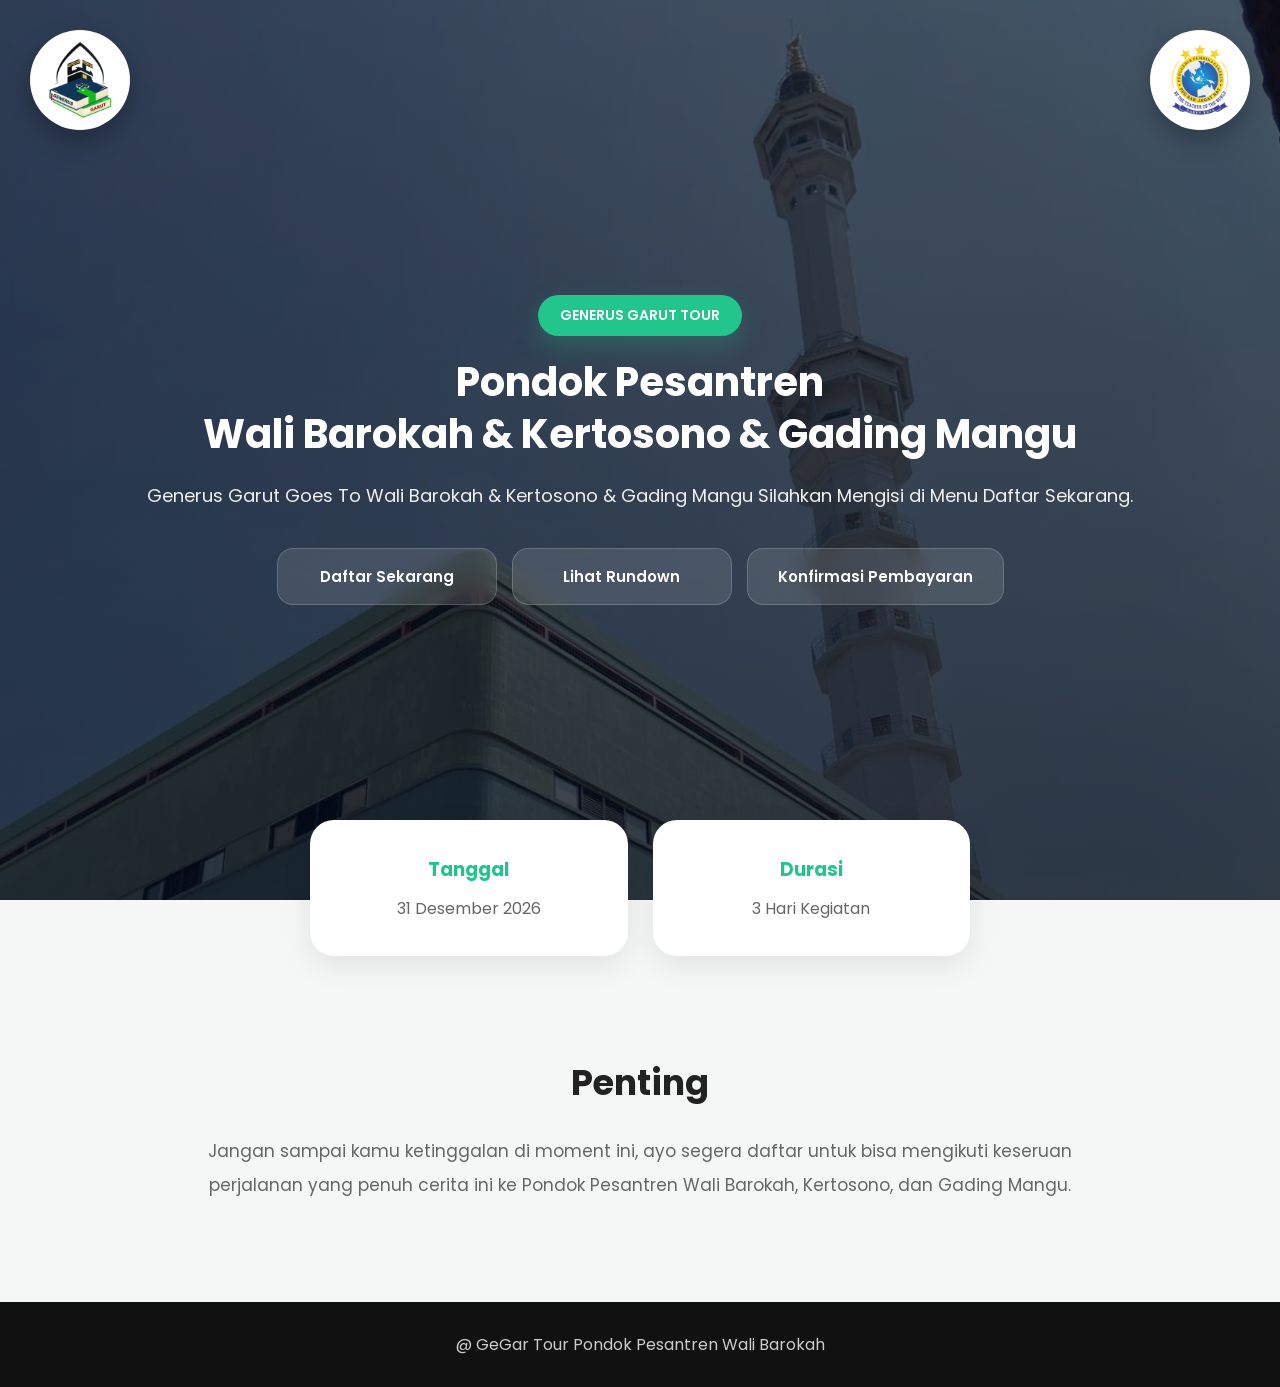
<file: home/index.html>
<!DOCTYPE html>
<html lang="id">

<head>

  <meta charset="UTF-8">
  <meta name="viewport" content="width=device-width, initial-scale=1.0">

  <title>Tour Pondok Pesantren</title>

  <link rel="stylesheet" href="style.css">

  <link rel="preconnect" href="https://fonts.googleapis.com">
  <link rel="preconnect" href="https://fonts.gstatic.com" crossorigin>

  <link href="https://fonts.googleapis.com/css2?family=Poppins:wght@300;400;500;600;700&display=swap"
    rel="stylesheet">

</head>

<body>

    <!-- HERO -->

  <section class="hero">

    <div class="overlay"></div>

    <div class="hero-logo left-logo">
      <img src="../assets/gegar bg.png" alt="Logo Kiri">
    </div>

    <div class="hero-logo right-logo">
      <img src="../assets/Logo PPG.png" alt="Logo Kanan">
    </div>

    <div class="hero-content">

      <span class="badge">
        GENERUS GARUT TOUR
      </span>

      <h1>
        Pondok Pesantren <br>
        Wali Barokah & Kertosono & Gading Mangu <br>
      </h1>

      <p>
        Generus Garut Goes To Wali Barokah & Kertosono & Gading Mangu
        Silahkan Mengisi di Menu Daftar Sekarang.
      </p>

      <div class="buttons">

        <a href="../pendaftaran/index.html" class="btn-primary">
          Daftar Sekarang
        </a>

        <a href="../roundwon/rd_acara.html" class="btn-secondary">
          Lihat Rundown
        </a>

        <a href="../pembayaran/index.html" class="btn-payment">
          Konfirmasi Pembayaran
        </a>

      </div>

    </div>

  </section>

  <!-- INFO -->

  <section class="info">

    <div class="card">

      <h3>Tanggal</h3>

      <p>31 Desember 2026</p>

    </div>

    <div class="card">

      <h3>Durasi</h3>

      <p>3 Hari Kegiatan</p>

    </div>
    
  </section>

  <!-- ABOUT -->

  <section class="about">

    <div class="about-content">

      <h2>
        Penting
      </h2>

      <p>
        Jangan sampai kamu ketinggalan di moment ini, ayo segera daftar untuk bisa
        mengikuti keseruan perjalanan  yang penuh cerita ini ke Pondok Pesantren
        Wali Barokah, Kertosono, dan Gading Mangu.
      </p>

    </div>

  </section>

  <!-- FOOTER -->

  <footer>

    <p>
      @ GeGar Tour Pondok Pesantren Wali Barokah
    </p>

  </footer>

  <script src="script.js"></script>

</body>

</html>
</file>
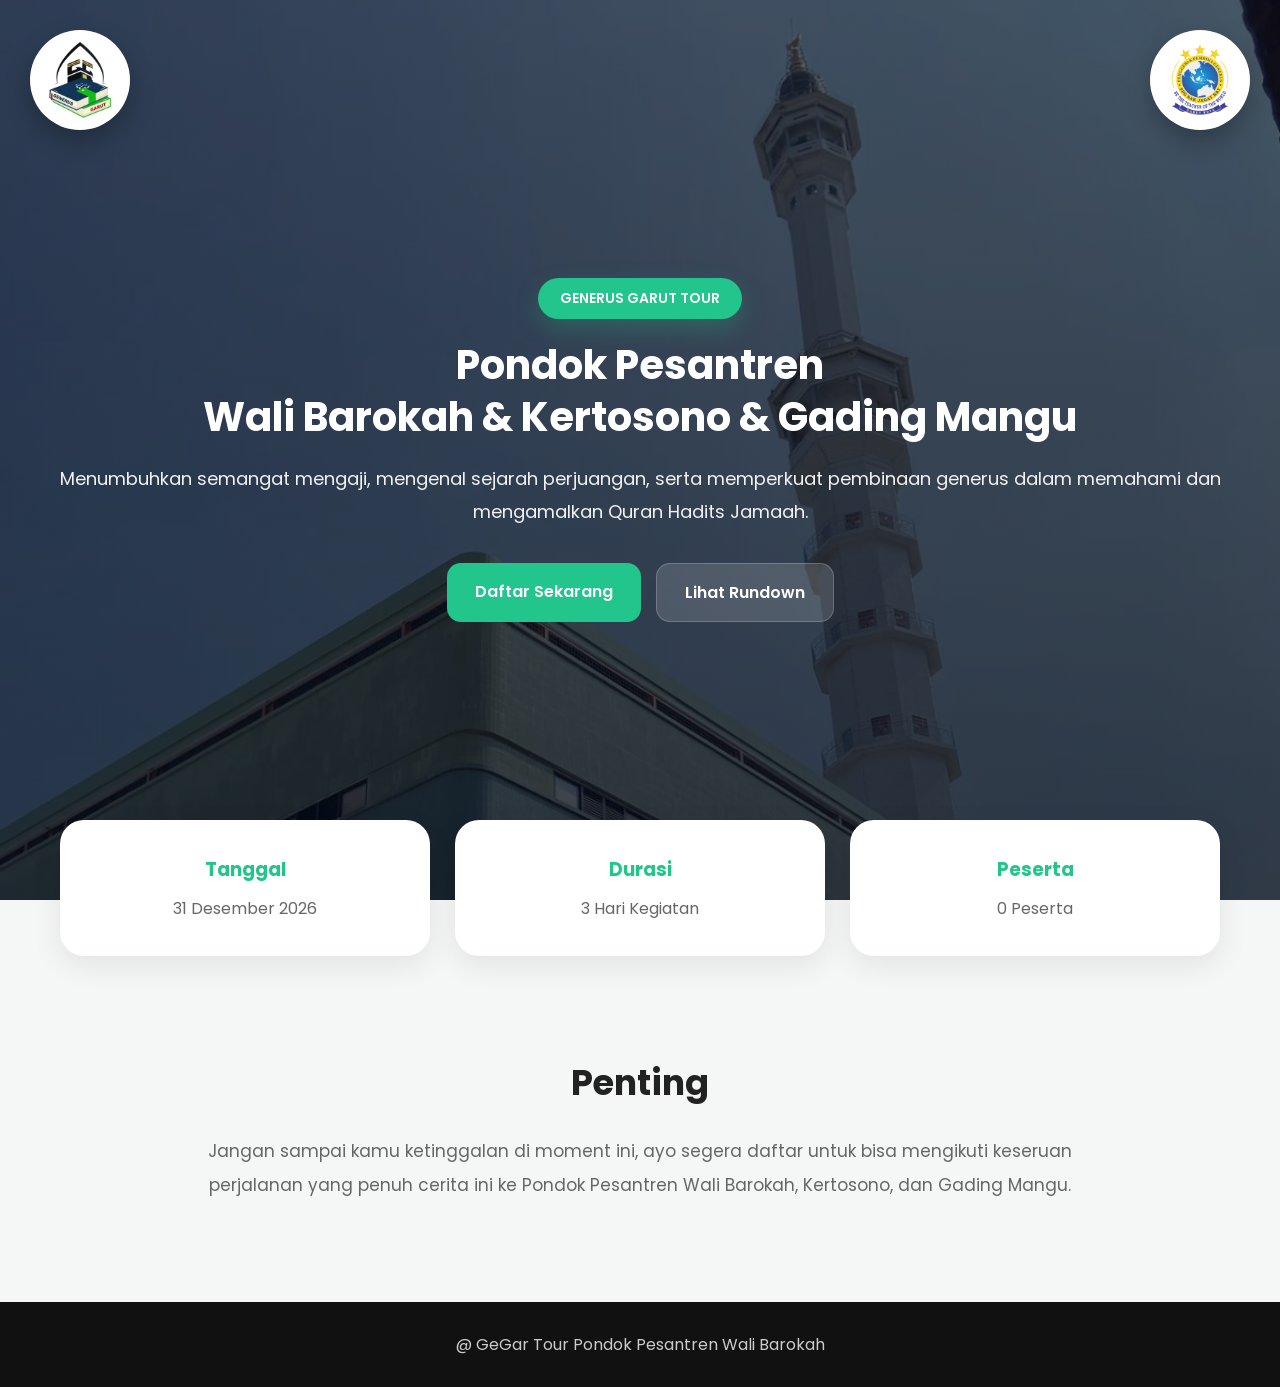
<file: index/index.html>
<!DOCTYPE html>
<html lang="id">

<head>

  <meta charset="UTF-8">
  <meta name="viewport" content="width=device-width, initial-scale=1.0">

  <title>Tour Pondok Pesantren</title>

  <link rel="stylesheet" href="style.css">

  <link rel="preconnect" href="https://fonts.googleapis.com">
  <link rel="preconnect" href="https://fonts.gstatic.com" crossorigin>

  <link href="https://fonts.googleapis.com/css2?family=Poppins:wght@300;400;500;600;700&display=swap"
    rel="stylesheet">

</head>

<body>

    <!-- HERO -->

  <section class="hero">

    <div class="overlay"></div>

    <div class="hero-logo left-logo">
      <img src="../assets/gegar bg.png" alt="Logo Kiri">
    </div>

    <div class="hero-logo right-logo">
      <img src="../assets/Logo PPG.png" alt="Logo Kanan">
    </div>

    <div class="hero-content">

      <span class="badge">
        GENERUS GARUT TOUR
      </span>

      <h1>
        Pondok Pesantren <br>
        Wali Barokah & Kertosono & Gading Mangu <br>
      </h1>

      <p>
        Menumbuhkan semangat mengaji, mengenal sejarah perjuangan,
        serta memperkuat pembinaan generus dalam memahami dan
        mengamalkan Quran Hadits Jamaah.
      </p>

      <div class="buttons">

        <a href="../pendaftaran/index.html" class="btn-primary">
          Daftar Sekarang
        </a>

        <a href="../roundwon/rd_acara.html" class="btn-secondary">
          Lihat Rundown
        </a>

      </div>

    </div>

  </section>

  <!-- INFO -->

  <section class="info">

    <div class="card">

      <h3>Tanggal</h3>

      <p>31 Desember 2026</p>

    </div>

    <div class="card">

      <h3>Durasi</h3>

      <p>3 Hari Kegiatan</p>

    </div>

      <div class="card">

         <h3>Peserta</h3>

       <p id="totalPeserta">0 Peserta</p>

    </div>

  </section>

  <!-- ABOUT -->

  <section class="about">

    <div class="about-content">

      <h2>
        Penting
      </h2>

      <p>
        Jangan sampai kamu ketinggalan di moment ini, ayo segera daftar untuk bisa
        mengikuti keseruan perjalanan  yang penuh cerita ini ke Pondok Pesantren
        Wali Barokah, Kertosono, dan Gading Mangu.
      </p>

    </div>

  </section>

  <!-- FOOTER -->

  <footer>

    <p>
      @ GeGar Tour Pondok Pesantren Wali Barokah
    </p>

  </footer>

  <script src="script.js"></script>

</body>

</html>
</file>
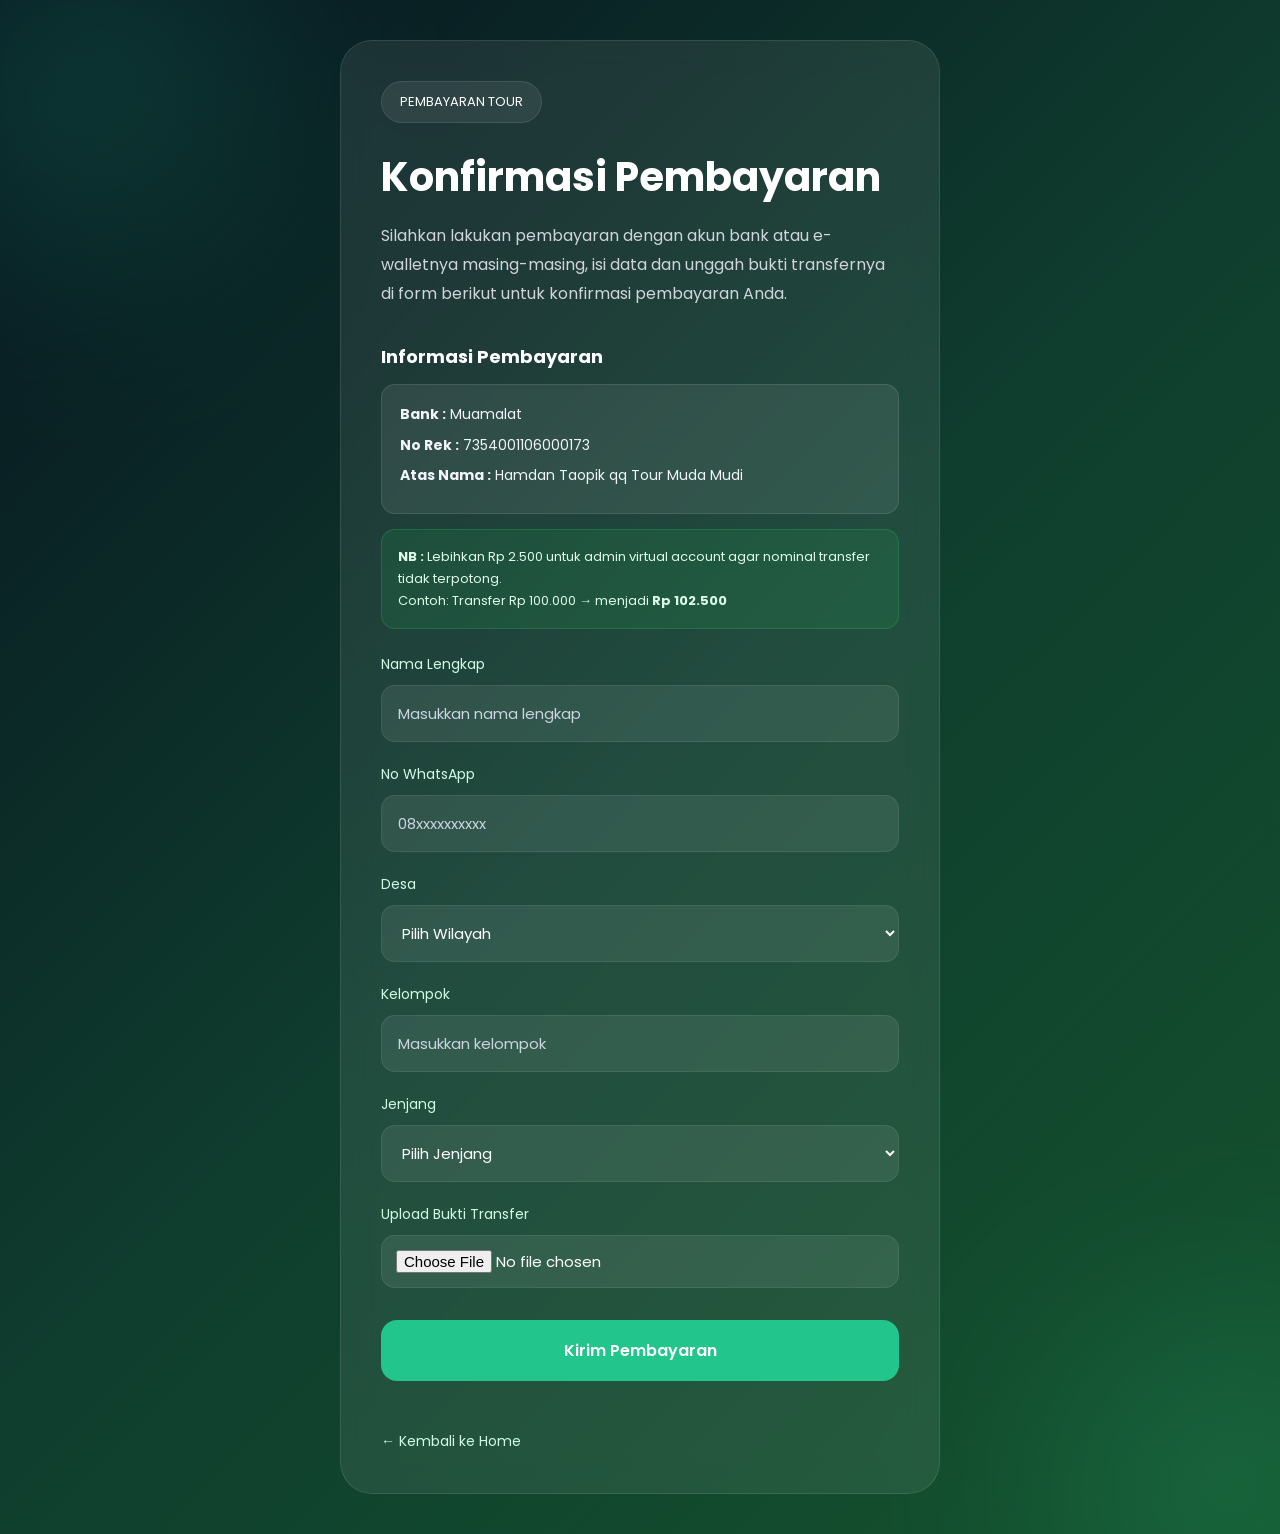
<file: pembayaran/index.html>
<!DOCTYPE html>
<html lang="id">

<head>

  <meta charset="UTF-8">
  <meta name="viewport" content="width=device-width, initial-scale=1.0">

  <title>Pembayaran Tour Pondok</title>

  <link rel="stylesheet" href="style.css">

  <link rel="preconnect" href="https://fonts.googleapis.com">
  <link rel="preconnect" href="https://fonts.gstatic.com" crossorigin>

  <link href="https://fonts.googleapis.com/css2?family=Poppins:wght@300;400;500;600;700;800&display=swap"
    rel="stylesheet">

</head>

<body>

  <section class="payment">

    <!-- BLUR -->

    <div class="blur blur1"></div>
    <div class="blur blur2"></div>

    <!-- CARD -->

    <div class="payment-card">

      <span class="badge">
        PEMBAYARAN TOUR
      </span>

      <h1>
        Konfirmasi Pembayaran
      </h1>

      <p class="desc">
        Silahkan lakukan pembayaran dengan akun bank atau 
        e-walletnya masing-masing, isi data dan unggah bukti transfernya di 
        form berikut untuk konfirmasi pembayaran Anda.
      </p>
      <!-- INFO PEMBAYARAN -->

<div class="payment-info">

  <h3>Informasi Pembayaran</h3>

  <div class="rekening-box">

    <p><strong>Bank :</strong> Muamalat</p>

    <p><strong>No Rek :</strong> 7354001106000173</p>

    <p><strong>Atas Nama :</strong> Hamdan Taopik qq Tour Muda Mudi</p>

  </div>

  <div class="note-box">

    <p>
      <strong>NB :</strong>
      Lebihkan Rp 2.500 untuk admin virtual account agar nominal transfer tidak terpotong.
    </p>

    <p>
      Contoh:
      Transfer Rp 100.000 → menjadi <strong>Rp 102.500</strong>
    </p>

  </div>

</div>

      <!-- FORM -->

      <form id="paymentForm">

        <!-- NAMA -->

        <div class="input-group">

          <label>Nama Lengkap</label>

          <input
            type="text"
            id="nama"
            placeholder="Masukkan nama lengkap"
            required
          >

        </div>

        <!-- WHATSAPP -->

        <div class="input-group">

          <label>No WhatsApp</label>

          <input
            type="text"
            id="wa"
            placeholder="08xxxxxxxxxx"
            required
          >

        </div>

        <!-- WILAYAH -->

        <div class="input-group">

          <label>Desa</label>

          <select id="desa" required>

            <option value="">
              Pilih Wilayah
            </option>

            <option value="Bayongbong">
              Bayongbong
            </option>

            <option value="Garut Barat">
              Garut Barat
            </option>

            <option value="Garut Timur">
              Garut Timur
            </option>

            <option value="Garut Utara">
              Garut Utara
            </option>

          </select>

        </div>

        <!-- KELOMPOK -->

        <div class="input-group">

          <label>Kelompok</label>

          <input
            type="text"
            id="kelompok"
            placeholder="Masukkan kelompok"
            required
          >

        </div>

        <!-- JENJANG -->

        <div class="input-group">

          <label>Jenjang</label>

          <select id="jenjang" required>

            <option value="">
              Pilih Jenjang
            </option>

            <option value="Pra Remaja">
              Pra Remaja
            </option>

            <option value="Remaja">
              Remaja
            </option>

            <option value="Pra-Nikah">
              Pra - Nikah
            </option>

          </select>

        </div>

        <!-- BUKTI -->

        <div class="input-group">

          <label>Upload Bukti Transfer</label>

          <input
            type="file"
            id="bukti"
            accept="image/*"
            required
          >

        </div>

        <!-- BUTTON -->

        <button type="submit">
          Kirim Pembayaran
        </button>

      </form>

      <p id="status"></p>

      <!-- BUTTON BACK -->

      <a href="../home/index.html" class="back-btn">
        ← Kembali ke Home
      </a>

    </div>

  </section>

  <script src="script.js"></script>

  <div id="successModal" class="success-modal">
  <div class="success-card">

    <div class="checkmark-circle">
      <svg viewBox="0 0 52 52">
        <circle class="checkmark-circle-bg" cx="26" cy="26" r="25"></circle>
        <path
          class="checkmark-check"
          fill="none"
          d="M14 27l7 7 17-17">
        </path>
      </svg>
    </div>

    <h2>Pembayaran Berhasil</h2>

    <p>
      Alhamdulillahi Jazakumullahu Khoiro 😊
      <br><br>
      Data pembayaran berhasil dikirim dan tersimpan.
      Anda akan diarahkan ke WhatsApp admin dalam beberapa detik...
    </p>

  </div>
</div>
</div>

</body>

</html>
</file>
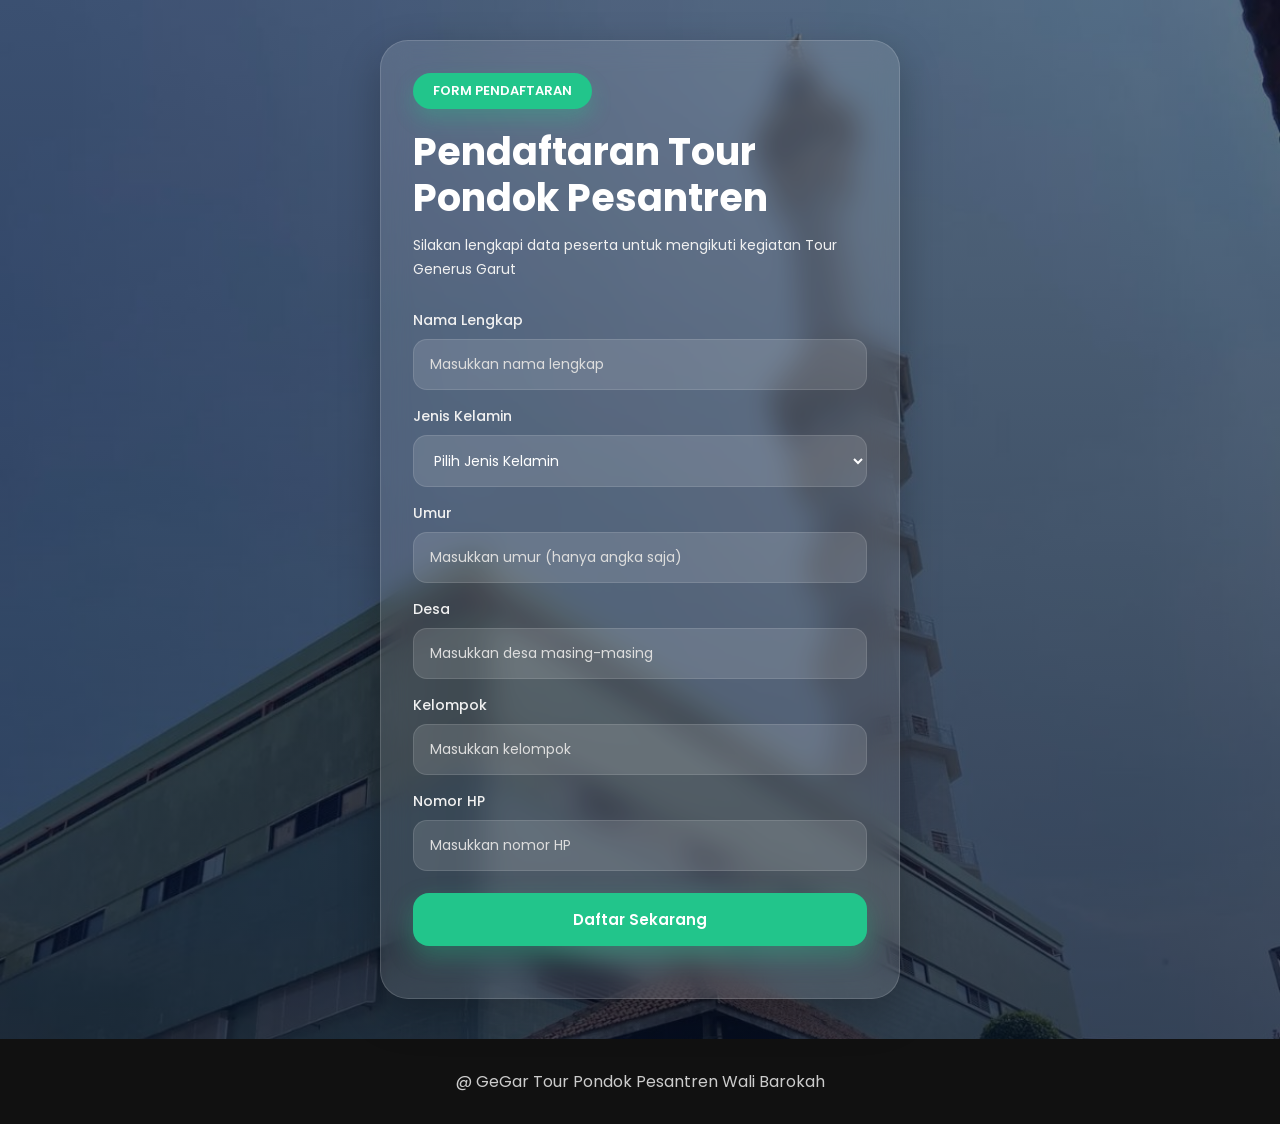
<file: pendaftaran/index.html>
<!DOCTYPE html>
<html lang="id">

<head>

  <meta charset="UTF-8">
  <meta name="viewport" content="width=device-width, initial-scale=1.0">

  <title>Pendaftaran Tour Pondok</title>

  <link rel="stylesheet" href="style.css">

  <link rel="preconnect" href="https://fonts.googleapis.com">
  <link rel="preconnect" href="https://fonts.gstatic.com" crossorigin>

  <link href="https://fonts.googleapis.com/css2?family=Poppins:wght@300;400;500;600;700&display=swap"
    rel="stylesheet">

</head>

<body>

  <!-- HERO -->

  <section class="hero">

    <div class="overlay"></div>

    <div class="container">

      <div class="form-card">

        <span class="badge">
          FORM PENDAFTARAN
        </span>

        <h1>
          Pendaftaran Tour <br>
          Pondok Pesantren
        </h1>

        <p class="subtitle">
          Silakan lengkapi data peserta untuk mengikuti kegiatan
          Tour Generus Garut
        </p>

        <form id="form">

          <div class="input-group">
            <label>Nama Lengkap</label>
            <input type="text" id="nama" placeholder="Masukkan nama lengkap" required>
          </div>

          <div class="input-group">
            <label>Jenis Kelamin</label>

            <select id="jenisKelamin" required>
              <option value="">Pilih Jenis Kelamin</option>
              <option>Laki-laki</option>
              <option>Perempuan</option>
            </select>
          </div>

          <div class="input-group">
            <label>Umur</label>
            <input type="number" id="umur" placeholder="Masukkan umur (hanya angka saja)" required>
          </div>

          <div class="input-group">
            <label>Desa</label>
            <input type="text" id="desa" placeholder="Masukkan desa masing-masing" required>
          </div>

          <div class="input-group">
            <label>Kelompok</label>
            <input type="text" id="kelompok" placeholder="Masukkan kelompok" required>
          </div>

          <div class="input-group">
            <label>Nomor HP</label>
            <input type="text" id="nohp" placeholder="Masukkan nomor HP" required>
          </div>

          <button type="submit">
            Daftar Sekarang
          </button>

        </form>

        <p id="status"></p>

      </div>

    </div>

  </section>

  <footer>

    <p>
      @ GeGar Tour Pondok Pesantren Wali Barokah
    </p>

  </footer>


  <script src="script.js"></script>

</body>

</html>
</file>
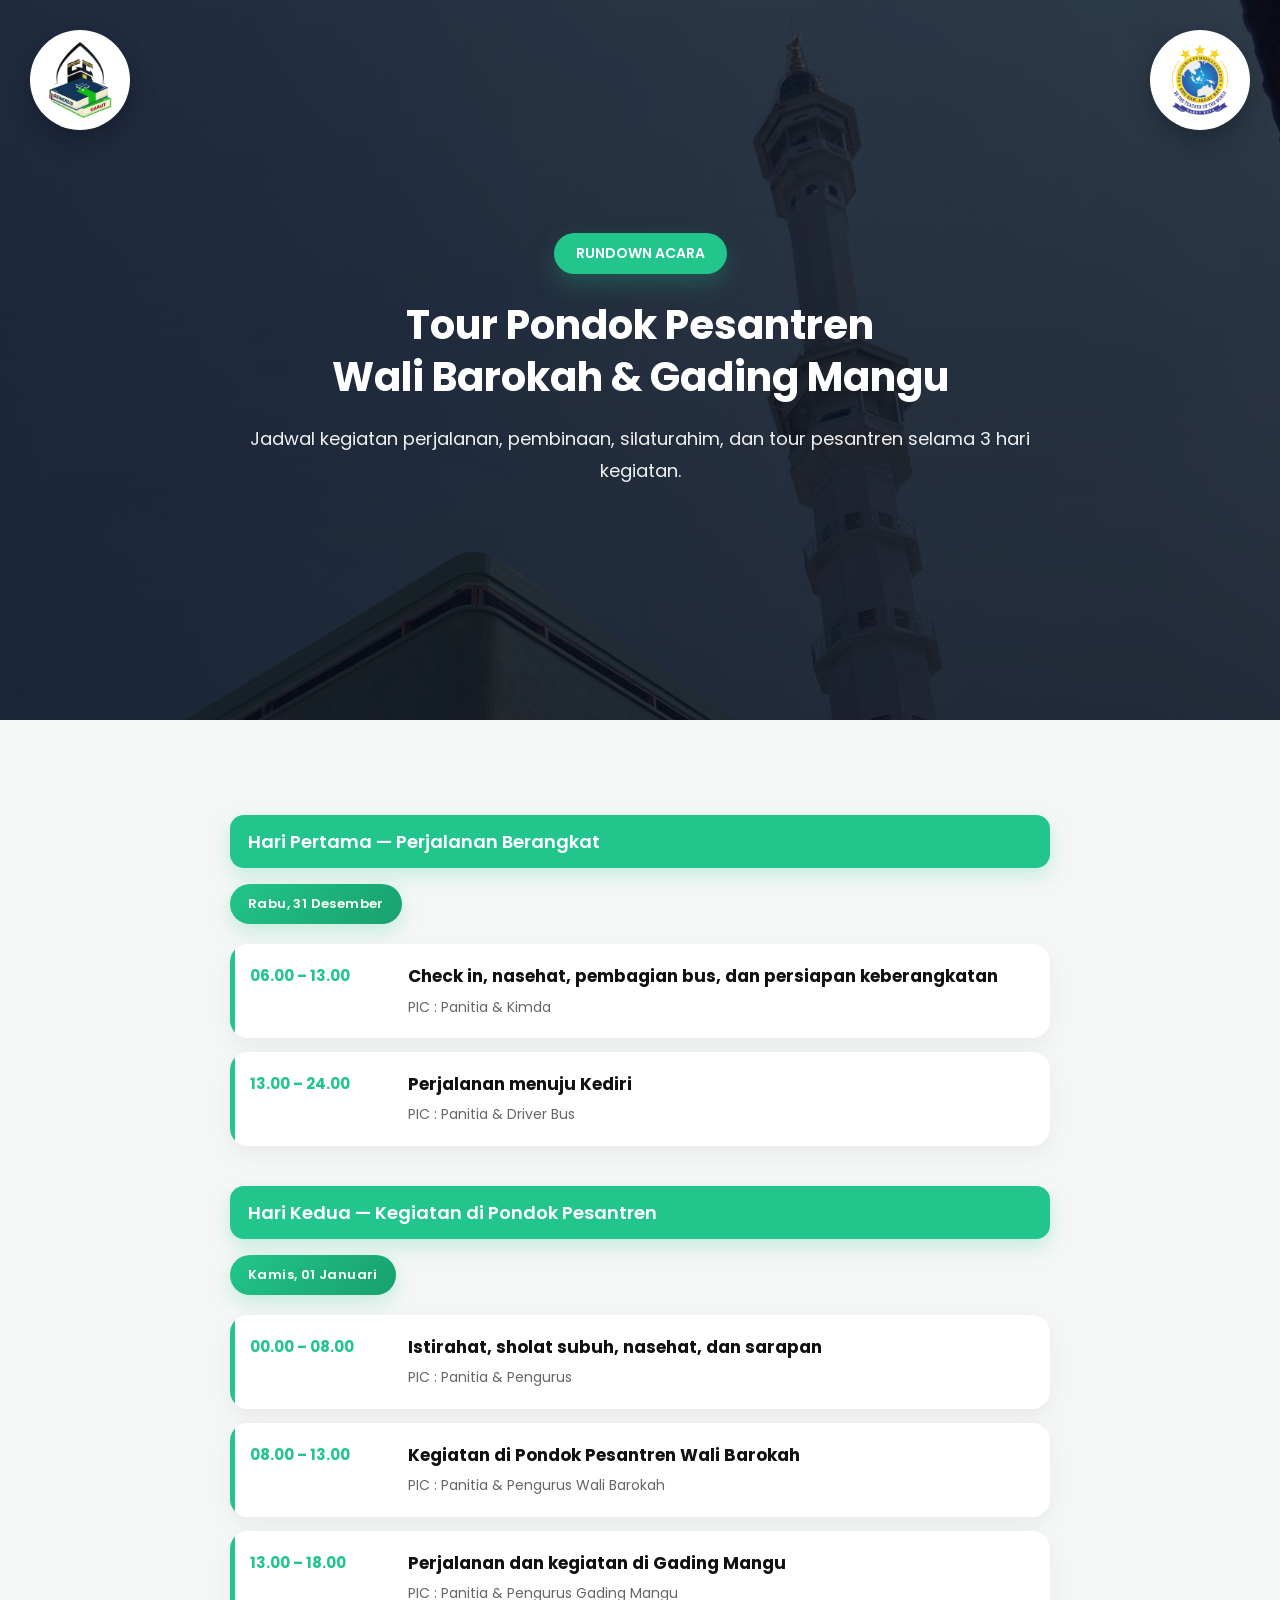
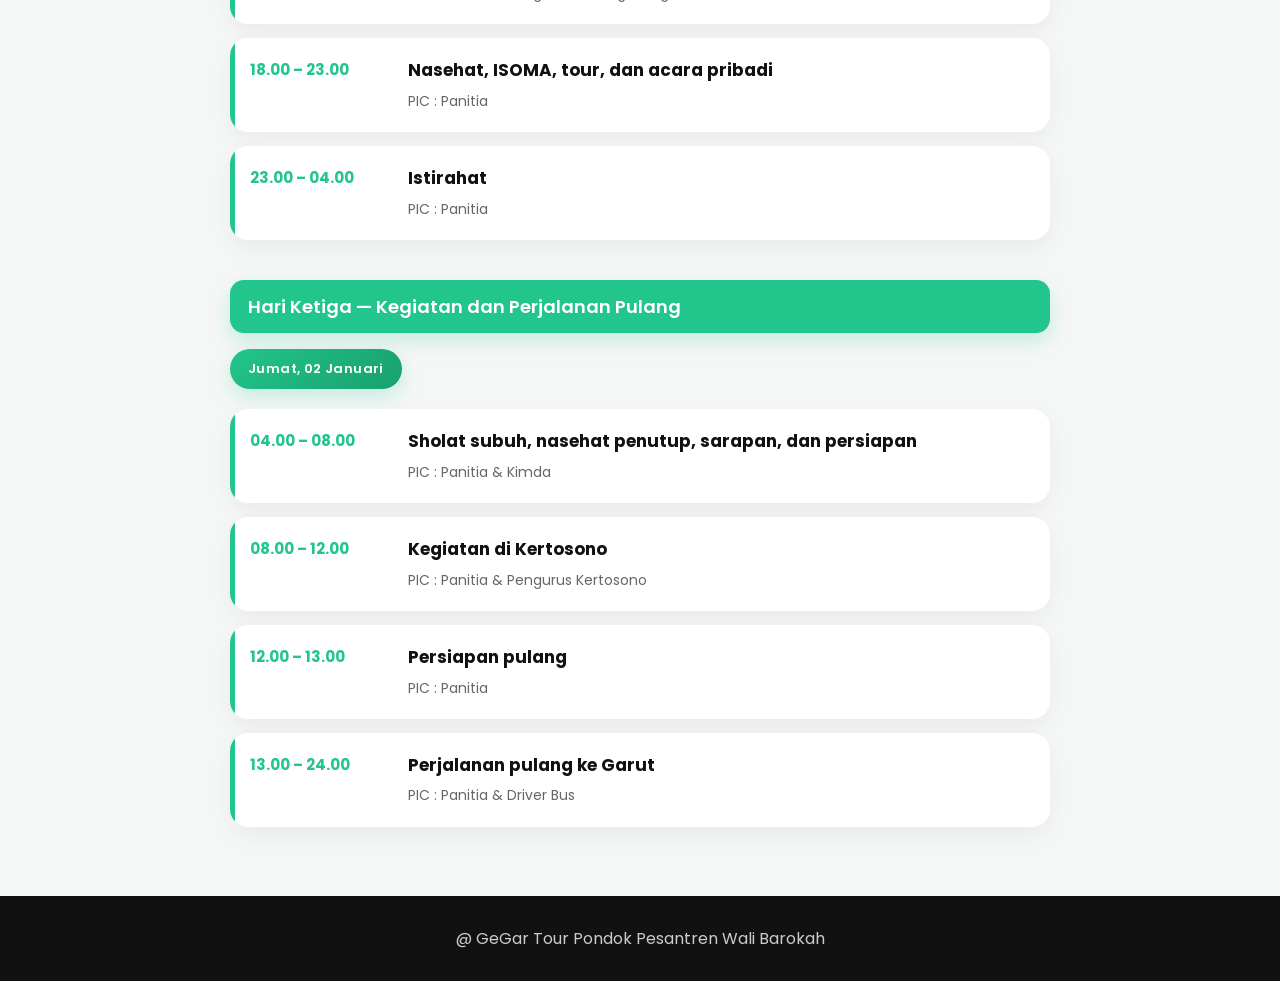
<file: roundwon/rd_acara.html>
<!DOCTYPE html>
<html lang="id">

<head>

  <meta charset="UTF-8">
  <meta name="viewport" content="width=device-width, initial-scale=1.0">

  <title>Rundown Acara</title>

  <link rel="stylesheet" href="style.css">

  <link rel="preconnect" href="https://fonts.googleapis.com">
  <link rel="preconnect" href="https://fonts.gstatic.com" crossorigin>

  <link href="https://fonts.googleapis.com/css2?family=Poppins:wght@300;400;500;600;700&display=swap"
    rel="stylesheet">

</head>

<body>

  <!-- HERO -->

  <section class="hero">

    <div class="overlay"></div>

     <div class="hero-logo left-logo">
      <img src="../assets/gegar bg.png" alt="Logo Kiri">
    </div>

    <div class="hero-logo right-logo">
      <img src="../assets/Logo PPG.png" alt="Logo Kanan">
    </div>

    <div class="hero-content">

      <span class="badge">
        RUNDOWN ACARA
      </span>

      <h1>
        Tour Pondok Pesantren <br>
        Wali Barokah & Gading Mangu
      </h1>

      <p>
        Jadwal kegiatan perjalanan, pembinaan, silaturahim,
        dan tour pesantren selama 3 hari kegiatan.
      </p>

    </div>

  </section>

  <!-- TIMELINE -->

<section class="timeline-section">

  <div class="timeline-container">

    <!-- HARI 1 -->

    <div class="day-title">
      Hari Pertama — Perjalanan Berangkat
    </div>

    <div class="timeline-date">
      Rabu, 31 Desember
    </div>

    <div class="timeline-card">

      <div class="time">
        06.00 – 13.00
      </div>

      <div class="activity">
        <h3>Check in, nasehat, pembagian bus, dan persiapan keberangkatan</h3>
        <p>PIC : Panitia & Kimda</p>
      </div>

    </div>

    <div class="timeline-card">

      <div class="time">
        13.00 – 24.00
      </div>

      <div class="activity">
        <h3>Perjalanan menuju Kediri</h3>
        <p>PIC : Panitia & Driver Bus</p>
      </div>

    </div>

    <!-- HARI 2 -->

    <div class="day-title">
      Hari Kedua — Kegiatan di Pondok Pesantren
    </div>

    <div class="timeline-date">
      Kamis, 01 Januari
    </div>

    <div class="timeline-card">

      <div class="time">
        00.00 – 08.00
      </div>

      <div class="activity">
        <h3>Istirahat, sholat subuh, nasehat, dan sarapan</h3>
        <p>PIC : Panitia & Pengurus</p>
      </div>

    </div>

    <div class="timeline-card">

      <div class="time">
        08.00 – 13.00
      </div>

      <div class="activity">
        <h3>Kegiatan di Pondok Pesantren Wali Barokah</h3>
        <p>PIC : Panitia & Pengurus Wali Barokah</p>
      </div>

    </div>

    <div class="timeline-card">

      <div class="time">
        13.00 – 18.00
      </div>

      <div class="activity">
        <h3>Perjalanan dan kegiatan di Gading Mangu</h3>
        <p>PIC : Panitia & Pengurus Gading Mangu</p>
      </div>

    </div>

    <div class="timeline-card">

      <div class="time">
        18.00 – 23.00
      </div>

      <div class="activity">
        <h3>Nasehat, ISOMA, tour, dan acara pribadi</h3>
        <p>PIC : Panitia</p>
      </div>

    </div>

    <div class="timeline-card">

      <div class="time">
        23.00 – 04.00
      </div>

      <div class="activity">
        <h3>Istirahat</h3>
        <p>PIC : Panitia</p>
      </div>

    </div>

    <!-- HARI 3 -->

    <div class="day-title">
      Hari Ketiga — Kegiatan dan Perjalanan Pulang
    </div>

    <div class="timeline-date">
      Jumat, 02 Januari
    </div>

    <div class="timeline-card">

      <div class="time">
        04.00 – 08.00
      </div>

      <div class="activity">
        <h3>Sholat subuh, nasehat penutup, sarapan, dan persiapan</h3>
        <p>PIC : Panitia & Kimda</p>
      </div>

    </div>

    <div class="timeline-card">

      <div class="time">
        08.00 – 12.00
      </div>

      <div class="activity">
        <h3>Kegiatan di Kertosono</h3>
        <p>PIC : Panitia & Pengurus Kertosono</p>
      </div>

    </div>

    <div class="timeline-card">

      <div class="time">
        12.00 – 13.00
      </div>

      <div class="activity">
        <h3>Persiapan pulang</h3>
        <p>PIC : Panitia</p>
      </div>

    </div>

    <div class="timeline-card">

      <div class="time">
        13.00 – 24.00
      </div>

      <div class="activity">
        <h3>Perjalanan pulang ke Garut</h3>
        <p>PIC : Panitia & Driver Bus</p>
      </div>

    </div>

  </div>

</section>
<!-- FOOTER -->

  <footer>

    <p>
      @ GeGar Tour Pondok Pesantren Wali Barokah
    </p>

  </footer>

</body>

</html>
</file>
<file: home/style.css>
*{
  margin:0;
  padding:0;
  box-sizing:border-box;
  font-family:'Poppins', sans-serif;
}

html,
body{
  background:#f5f7f6;
  color:#222;
  scroll-behavior:smooth;
}
/* HERO */

.hero{
  min-height:100vh;

  background:
  linear-gradient(
    rgba(7,16,35,0.45),
    rgba(7,16,35,0.65)
  ),
  url('../assets/walibarokah.jpg');

  background-size:cover;
  background-position:top;
  background-repeat:no-repeat;

  display:flex;
  justify-content:center;
  align-items:center;

  text-align:center;

  padding:20px;

  position:relative;
}

.overlay{
  position:absolute;

  width:100%;
  height:100%;

  background:rgba(0,0,0,0.35);
}

.hero-content{
  position:relative;
  z-index:2;

  max-width:1500px;

  color:white;
}

.badge{
  background:#22c58b;

  padding:10px 22px;

  border-radius:999px;

  display:inline-block;

  margin-bottom:20px;

  font-size:14px;
  font-weight:600;

  box-shadow:0 10px 25px rgba(34,197,139,0.25);
}

.hero-content h1{
  font-size:40px;

  line-height:1.3;

  margin-bottom:20px;

  padding-left:10px;
  padding-right:10px;
}

.hero-content p{
  font-size:18px;

  line-height:1.8;

  color:#f1f1f1;

  margin-bottom:35px;

  padding-left:10px;
  padding-right:10px;
}

/* BUTTON */

.buttons{
  display:flex;
  justify-content:center;

  gap:15px;

  flex-wrap:wrap;
}

.btn-primary,
.btn-secondary,
.btn-payment{

  padding:16px 30px;

  border-radius:16px;

  text-decoration:none;

  font-weight:600;

  font-size:15px;

  transition:0.3s ease;

  min-width:220px;

  display:flex;
  justify-content:center;
  align-items:center;

  backdrop-filter:blur(10px);
}

/* PRIMARY */

.btn-primary{
  background:rgba(255,255,255,0.12);
  color:white;
  border:1px solid rgba(255,255,255,0.18);
}
/* SECONDARY */
.btn-secondary{
  background:rgba(255,255,255,0.12);
  color:white;
  border:1px solid rgba(255,255,255,0.18);
}
/* PAYMENT */
.btn-payment{
  background:rgba(255,255,255,0.12);
  color:#ffffff;
  border:1px solid rgba(255,255,255,0.18);
}
/* HOVER */
.btn-primary:hover,
.btn-secondary:hover,
.btn-payment:hover{
  transform:translateY(-4px);
}
/* INFO */

.info{
  max-width:700px;

  margin:auto;
  margin-top:-80px;

  display:grid;

  grid-template-columns:repeat(2,1fr);

  gap:25px;

  padding:0 20px;

  position:relative;
  z-index:3;
}

.card{
  background:white;

  padding:35px;

  border-radius:24px;

  text-align:center;

  box-shadow:0 10px 30px rgba(0,0,0,0.08);
}

.card h3{
  color:#22c58b;

  margin-bottom:12px;
}

.card p{
  color:#666;
}

/* ABOUT */

.about{
  padding:100px 20px;
}

.about-content{
  max-width:900px;

  margin:auto;

  text-align:center;
}

.about-content h2{
  font-size:35px;

  margin-bottom:25px;
}

.about-content p{
  color:#666;

  line-height:2;

  font-size:17px;
}

/* FOOTER */

footer{
  background:#111;

  color:white;

  text-align:center;

  padding:30px 20px;
}

footer p{
  color:#ccc;
}

/* LOGO */

.hero-logo{
  position:absolute;

  top:30px;

  z-index:3;

  width:100px;
  height:100px;

  border-radius:50%;

  background:white;

  backdrop-filter:blur(10px);

  border:1px solid rgba(255,255,255,0.15);

  display:flex;
  justify-content:center;
  align-items:center;

  box-shadow:
  0 10px 25px rgba(0,0,0,0.25);
}

.hero-logo img{
  width:90px;
  height:90px;

  object-fit:contain;
}

/* LEFT */

.left-logo{
  left:30px;
}

/* RIGHT */

.right-logo{
  right:30px;
}

/* RESPONSIVE TABLET */

@media(max-width:768px){

  .hero{
    min-height:100vh;

    padding:20px 16px;
  }

  .hero-content{
    max-width:100%;
  }

  .badge{
    font-size:12px;

    padding:8px 18px;

    margin-bottom:18px;
  }

  .hero-content h1{
    font-size:30px;

    line-height:1.35;

    margin-bottom:18px;
  }

  .hero-content p{
    font-size:15px;

    line-height:1.7;

    margin-bottom:28px;
  }

  /* BUTTON */

  .buttons{
    gap:12px;
  }

  .btn-primary,
  .btn-secondary{
    padding:14px 22px;

    font-size:14px;

    border-radius:12px;
  }

  /* INFO */

  @media(max-width:768px){

  .info{
    grid-template-columns:repeat(2,1fr);

    max-width:500px;

    gap:15px;
  }

  .card{
    padding:25px 15px;
  }

  .card h3{
    font-size:16px;
  }

  .card p{
    font-size:14px;
  }

  /* ABOUT */

  .about{
    padding:70px 18px;
  }

  .about-content h2{
    font-size:28px;

    margin-bottom:18px;
  }

  .about-content p{
    font-size:15px;

    line-height:1.8;
  }

  /* FOOTER */

  footer{
    padding:24px 16px;
  }

  footer p{
    font-size:13px;
  }

  /* LOGO */

  .hero-logo{
    width:70px;
    height:70px;

    top:15px;
  }

  .hero-logo img{
    width:42px;
    height:42px;
  }

  .left-logo{
    left:12px;
  }

  .right-logo{
    right:12px;
  }

}

/* RESPONSIVE HP ANDROID */

@media(max-width:480px){

  .hero{
    min-height:95vh;

    padding:18px 14px;
  }

  .badge{
    font-size:11px;

    padding:7px 16px;
  }

  .hero-content h1{
    font-size:28px;

    line-height:1.4;

    margin-bottom:16px;
  }

  .hero-content p{
    font-size:14px;

    line-height:1.7;

    margin-bottom:24px;
  }

  /* BUTTON */

  .buttons{
    flex-direction:column;

    width:100%;
  }

  .btn-primary,
  .btn-secondary{
    width:100%;

    font-size:14px;

    padding:14px 18px;
  }

  /* INFO */

  .info{
    margin-top:-45px;

    padding:0 14px;
  }

  .card{
    padding:22px;

    border-radius:18px;
  }

  .card h3{
    font-size:18px;
  }

  .card p{
    font-size:13px;
  }

  /* ABOUT */

  .about{
    padding:55px 16px;
  }

  .about-content h2{
    font-size:24px;
  }

  .about-content p{
    font-size:14px;

    line-height:1.8;
  }

  /* LOGO */

  .hero-logo{
    width:58px;
    height:58px;

    top:12px;
  }

  .hero-logo img{
    width:34px;
    height:34px;
  }

  .left-logo{
    left:10px;
  }

  .right-logo{
    right:10px;
  }
}
</file>
<file: index/style.css>
*{
  margin:0;
  padding:0;
  box-sizing:border-box;
  font-family:'Poppins', sans-serif;
}

html,
body{
  background:#f5f7f6;
  color:#222;
  scroll-behavior:smooth;
}
/* HERO */

.hero{
  min-height:100vh;

  background:
  linear-gradient(
    rgba(7,16,35,0.45),
    rgba(7,16,35,0.65)
  ),
  url('../assets/walibarokah.jpg');

  background-size:cover;
  background-position:top;
  background-repeat:no-repeat;

  display:flex;
  justify-content:center;
  align-items:center;

  text-align:center;

  padding:20px;

  position:relative;
}

.overlay{
  position:absolute;

  width:100%;
  height:100%;

  background:rgba(0,0,0,0.35);
}

.hero-content{
  position:relative;
  z-index:2;

  max-width:1500px;

  color:white;
}

.badge{
  background:#22c58b;

  padding:10px 22px;

  border-radius:999px;

  display:inline-block;

  margin-bottom:20px;

  font-size:14px;
  font-weight:600;

  box-shadow:0 10px 25px rgba(34,197,139,0.25);
}

.hero-content h1{
  font-size:40px;

  line-height:1.3;

  margin-bottom:20px;

  padding-left:10px;
  padding-right:10px;
}

.hero-content p{
  font-size:18px;

  line-height:1.8;

  color:#f1f1f1;

  margin-bottom:35px;

  padding-left:10px;
  padding-right:10px;
}

/* BUTTON */

.buttons{
  display:flex;
  justify-content:center;

  gap:15px;

  flex-wrap:wrap;
}

.btn-primary,
.btn-secondary{
  padding:16px 28px;

  border-radius:14px;

  text-decoration:none;

  font-weight:600;

  transition:0.3s;
}

.btn-primary{
  background:#22c58b;
  color:white;
}

.btn-secondary{
  background:rgba(255,255,255,0.15);

  color:white;

  border:1px solid rgba(255,255,255,0.2);
}

.btn-primary:hover,
.btn-secondary:hover{
  transform:translateY(-3px);
}

/* INFO */

.info{
  max-width:1200px;

  margin:auto;

  margin-top:-80px;

  display:grid;

  grid-template-columns:repeat(auto-fit,minmax(250px,1fr));

  gap:25px;

  padding:0 20px;

  position:relative;

  z-index:3;
}

.card{
  background:white;

  padding:35px;

  border-radius:24px;

  text-align:center;

  box-shadow:0 10px 30px rgba(0,0,0,0.08);
}

.card h3{
  color:#22c58b;

  margin-bottom:12px;
}

.card p{
  color:#666;
}

/* ABOUT */

.about{
  padding:100px 20px;
}

.about-content{
  max-width:900px;

  margin:auto;

  text-align:center;
}

.about-content h2{
  font-size:35px;

  margin-bottom:25px;
}

.about-content p{
  color:#666;

  line-height:2;

  font-size:17px;
}

/* FOOTER */

footer{
  background:#111;

  color:white;

  text-align:center;

  padding:30px 20px;
}

footer p{
  color:#ccc;
}

/* LOGO */

.hero-logo{
  position:absolute;

  top:30px;

  z-index:3;

  width:100px;
  height:100px;

  border-radius:50%;

  background:white;

  backdrop-filter:blur(10px);

  border:1px solid rgba(255,255,255,0.15);

  display:flex;
  justify-content:center;
  align-items:center;

  box-shadow:
  0 10px 25px rgba(0,0,0,0.25);
}

.hero-logo img{
  width:90px;
  height:90px;

  object-fit:contain;
}

/* LEFT */

.left-logo{
  left:30px;
}

/* RIGHT */

.right-logo{
  right:30px;
}

/* RESPONSIVE TABLET */

@media(max-width:768px){

  .hero{
    min-height:100vh;

    padding:20px 16px;
  }

  .hero-content{
    max-width:100%;
  }

  .badge{
    font-size:12px;

    padding:8px 18px;

    margin-bottom:18px;
  }

  .hero-content h1{
    font-size:30px;

    line-height:1.35;

    margin-bottom:18px;
  }

  .hero-content p{
    font-size:15px;

    line-height:1.7;

    margin-bottom:28px;
  }

  /* BUTTON */

  .buttons{
    gap:12px;
  }

  .btn-primary,
  .btn-secondary{
    padding:14px 22px;

    font-size:14px;

    border-radius:12px;
  }

  /* INFO */

  .info{
    margin-top:-60px;

    grid-template-columns:1fr;

    gap:  px;

    padding:0 16px;
  }

  .card{
    padding:28px;

    border-radius:20px;
  }

  .card h3{
    font-size:20px;
  }

  .card p{
    font-size:14px;
  }

  /* ABOUT */

  .about{
    padding:70px 18px;
  }

  .about-content h2{
    font-size:28px;

    margin-bottom:18px;
  }

  .about-content p{
    font-size:15px;

    line-height:1.8;
  }

  /* FOOTER */

  footer{
    padding:24px 16px;
  }

  footer p{
    font-size:13px;
  }

  /* LOGO */

  .hero-logo{
    width:70px;
    height:70px;

    top:15px;
  }

  .hero-logo img{
    width:42px;
    height:42px;
  }

  .left-logo{
    left:12px;
  }

  .right-logo{
    right:12px;
  }

}

/* RESPONSIVE HP ANDROID */

@media(max-width:480px){

  .hero{
    min-height:95vh;

    padding:18px 14px;
  }

  .badge{
    font-size:11px;

    padding:7px 16px;
  }

  .hero-content h1{
    font-size:28px;

    line-height:1.4;

    margin-bottom:16px;
  }

  .hero-content p{
    font-size:14px;

    line-height:1.7;

    margin-bottom:24px;
  }

  /* BUTTON */

  .buttons{
    flex-direction:column;

    width:100%;
  }

  .btn-primary,
  .btn-secondary{
    width:100%;

    font-size:14px;

    padding:14px 18px;
  }

  /* INFO */

  .info{
    margin-top:-45px;

    padding:0 14px;
  }

  .card{
    padding:22px;

    border-radius:18px;
  }

  .card h3{
    font-size:18px;
  }

  .card p{
    font-size:13px;
  }

  /* ABOUT */

  .about{
    padding:55px 16px;
  }

  .about-content h2{
    font-size:24px;
  }

  .about-content p{
    font-size:14px;

    line-height:1.8;
  }

  /* LOGO */

  .hero-logo{
    width:58px;
    height:58px;

    top:12px;
  }

  .hero-logo img{
    width:34px;
    height:34px;
  }

  .left-logo{
    left:10px;
  }

  .right-logo{
    right:10px;
  }

}
</file>
<file: pembayaran/style.css>
*{
  margin:0;
  padding:0;
  box-sizing:border-box;
  font-family:'Poppins', sans-serif;
}

body{
  background:#0f172a;
  overflow-x:hidden;
}

/* PAYMENT */

.payment{
  min-height:100vh;

  background:
  linear-gradient(
    135deg,
    #07131f,
    #0f3d2e,
    #14532d
  );

  display:flex;
  justify-content:center;
  align-items:center;

  padding:40px 20\px;

  position:relative;

  overflow:hidden;
}

/* BLUR */

.blur{
  position:absolute;
  border-radius:50%;
  filter:blur(120px);
  opacity:0.22;
}

.blur1{
  width:350px;
  height:350px;

  background:#22c58b;

  top:-100px;
  left:-100px;
}

.blur2{
  width:300px;
  height:300px;

  background:#34d399;

  bottom:-100px;
  right:-100px;
}

/* CARD */

.payment-card{
  width:100%;
  max-width:600px;

  background:rgba(255,255,255,0.08);

  border:1px solid rgba(255,255,255,0.1);

  backdrop-filter:blur(15px);

  border-radius:32px;

  padding:40px;

  position:relative;
  z-index:2;

  color:white;
}
.payment-info{
  margin-bottom:25px;
  text-align:left;
}

.payment-info h3{
  color:white;
  margin-bottom:14px;
  font-size:18px;
}

.rekening-box{
  background:rgba(255,255,255,0.08);
  border:1px solid rgba(255,255,255,0.1);
  padding:18px;
  border-radius:14px;
  margin-bottom:15px;
}

.rekening-box p{
  color:#f1f5f9;
  margin-bottom:8px;
  font-size:14px;
  line-height:1.6;
}

.note-box{
  background:rgba(34,197,94,0.12);
  border:1px solid rgba(34,197,94,0.25);
  padding:16px;
  border-radius:14px;
}

.note-box p{
  color:#dcfce7;
  font-size:13px;
  line-height:1.7;
}

/* BADGE */

.badge{
  display:inline-block;

  padding:10px 18px;

  border-radius:999px;

  background:rgba(255,255,255,0.08);

  border:1px solid rgba(255,255,255,0.1);

  font-size:13px;

  margin-bottom:24px;
}

/* TITLE */

.payment-card h1{
  font-size:40px;
  margin-bottom:15px;
}

.desc{
  color:#d1d5db;
  line-height:1.8;
  margin-bottom:35px;
}

/* FORM */

form{
  display:flex;
  flex-direction:column;
  gap:22px;
}

.input-group{
  display:flex;
  flex-direction:column;
  gap:10px;
}

label{
  font-size:14px;
  color:#d1fae5;
}

input,
select{
  width:100%;

  padding:16px;

  border:none;

  border-radius:14px;

  background:rgba(255,255,255,0.08);

  border:1px solid rgba(255,255,255,0.08);

  color:white;

  font-size:15px;

  outline:none;

  cursor:pointer;
}

/* DROPDOWN OPTION */

select option{
  background:white;
  color:#111;
}

input::placeholder{
  color:#cbd5e1;
}

input[type="file"]{
  padding:14px;
}
/* BUTTON */

button{
  margin-top:10px;

  padding:18px;

  border:none;

  border-radius:16px;

  background:#22c58b;

  color:white;

  font-size:16px;
  font-weight:600;

  cursor:pointer;

  transition:0.3s;
}

button:hover{
  transform:translateY(-3px);
}

/* STATUS */

#status{
  margin-top:20px;

  text-align:center;

  color:#d1fae5;

  font-size:14px;
}

/* BACK */

.back-btn{
  display:inline-block;

  margin-top:30px;

  color:#d1fae5;

  text-decoration:none;

  font-size:14px;
}

/* RESPONSIVE */

@media(max-width:768px){

  .payment-card{
    padding:30px 24px;
  }

  .payment-card h1{
    font-size:30px;
  }

}

@media(max-width:480px){

  .payment-card{
    border-radius:24px;
  }

  .payment-card h1{
    font-size:26px;
  }

}
/* =========================
   SUCCESS MODAL
========================= */

.success-modal{
  position:fixed;
  inset:0;

  background:rgba(0,0,0,.6);

  display:flex;
  justify-content:center;
  align-items:center;

  padding:20px;

  opacity:0;
  visibility:hidden;

  transition:.3s ease;

  z-index:9999;
}

.success-modal.show{
  opacity:1;
  visibility:visible;
}

.success-card{
  width:100%;
  max-width:400px;

  background:#ffffff;

  border-radius:24px;

  padding:32px 24px;

  text-align:center;

  transform:translateY(30px) scale(.95);

  transition:.35s ease;
}

.success-modal.show .success-card{
  transform:translateY(0) scale(1);
}

.success-card h2{
  color:#16a34a;
  margin-top:16px;
  margin-bottom:10px;

  font-size:24px;
  font-weight:700;
}

.success-card p{
  color:#64748b;
  font-size:14px;
  line-height:1.7;
}

/* =========================
   CHECKMARK
========================= */

.checkmark-circle{
  width:90px;
  height:90px;
  margin:auto;
}

.checkmark-circle svg{
  width:100%;
  height:100%;
}

.checkmark-circle-bg{
  fill:none;
  stroke:#22c55e;
  stroke-width:2;

  stroke-dasharray:166;
  stroke-dashoffset:166;

  animation:circle .6s ease forwards;
}

.checkmark-check{
  stroke:#22c55e;
  stroke-width:4;
  stroke-linecap:round;
  stroke-linejoin:round;

  stroke-dasharray:48;
  stroke-dashoffset:48;

  animation:check .4s .6s ease forwards;
}

@keyframes circle{
  to{
    stroke-dashoffset:0;
  }
}

@keyframes check{
  to{
    stroke-dashoffset:0;
  }
}

/* =========================
   TABLET
========================= */

@media (max-width:768px){

  .success-card{
    max-width:360px;
    padding:28px 22px;
  }

  .checkmark-circle{
    width:80px;
    height:80px;
  }

  .success-card h2{
    font-size:22px;
  }

}

/* =========================
   ANDROID / MOBILE
========================= */

@media (max-width:480px){

  .success-modal{
    padding:16px;
  }

  .success-card{
    width:100%;
    border-radius:20px;

    padding:24px 18px;
  }

  .checkmark-circle{
    width:72px;
    height:72px;
  }

  .success-card h2{
    font-size:20px;
    margin-top:12px;
  }

  .success-card p{
    font-size:13px;
    line-height:1.6;
  }

}

/* =========================
   HP KECIL (320px)
========================= */

@media (max-width:360px){

  .success-card{
    padding:20px 16px;
  }

  .checkmark-circle{
    width:64px;
    height:64px;
  }

  .success-card h2{
    font-size:18px;
  }

  .success-card p{
    font-size:12px;
  }

}
.wa-button{
  display:inline-block;
  margin-top:20px;
  padding:14px 24px;

  background:#22c55e;
  color:white;

  text-decoration:none;
  border-radius:12px;

  font-weight:600;

  transition:.3s;
}

.wa-button:hover{
  transform:translateY(-2px);
}
</file>
<file: pendaftaran/style.css>
*{
  margin:0;
  padding:0;
  box-sizing:border-box;
  font-family:'Poppins', sans-serif;
}

body{
  background:#f5f7f6;
  overflow-x:hidden;
}

/* HERO */

.hero{
  min-height:100vh;

  background:
  linear-gradient(
    rgba(7,16,35,0.55),
    rgba(7,16,35,0.75)
  ),
  url('../assets/walibarokah.jpg');

  background-size:cover;
  background-position:top%;
  background-repeat:no-repeat;

  display:flex;
  justify-content:center;
  align-items:center;

  padding:40px 20px;

  position:relative;
}

/* CONTAINER */

.container{
  width:100%;
  max-width:520px;

  position:relative;
  z-index:2;
}

/* FORM CARD */

.form-card{
  background:rgba(255,255,255,0.12);

  border:1px solid rgba(255,255,255,0.15);

  backdrop-filter:blur(14px);

  border-radius:28px;

  padding:32px;

  color:white;

  box-shadow:0 15px 40px rgba(0,0,0,0.25);

  animation:fadeUp 1s ease;
}

/* BADGE */

.badge{
  background:#22c58b;

  padding:8px 20px;

  border-radius:999px;

  display:inline-block;

  margin-bottom:20px;

  font-size:13px;
  font-weight:600;

  box-shadow:0 10px 20px rgba(34,197,139,0.3);
}

/* TITLE */

.form-card h1{
  font-size:38px;
  line-height:1.2;

  margin-bottom:14px;

  font-weight:700;
}

/* SUBTITLE */

.subtitle{
  color:#f1f1f1;

  line-height:1.7;

  margin-bottom:28px;

  font-size:14px;
}

/* FORM */

form{
  display:flex;
  flex-direction:column;
  gap:16px;
}

/* INPUT GROUP */

.input-group{
  display:flex;
  flex-direction:column;
}

.input-group label{
  margin-bottom:8px;

  font-size:14px;
  font-weight:500;

  color:#f1f1f1;
}

/* INPUT */

.input-group input,
.input-group select{
  width:100%;

  padding:14px 16px;

  border:none;

  border-radius:14px;

  background:rgba(255,255,255,0.12);

  color:white;

  font-size:14px;

  outline:none;

  border:1px solid rgba(255,255,255,0.12);

  transition:0.3s;
}

/* PLACEHOLDER */

.input-group input::placeholder{
  color:#dddddd;
}

/* SELECT OPTION */

.input-group select option{
  color:black;
}

/* FOCUS */

.input-group input:focus,
.input-group select:focus{
  border:1px solid #22c58b;

  background:rgba(255,255,255,0.18);
}

/* BUTTON */

button{
  margin-top:6px;

  padding:15px;

  border:none;

  border-radius:16px;

  background:#22c58b;

  color:white;

  font-size:15px;
  font-weight:600;

  cursor:pointer;

  transition:0.3s;

  box-shadow:0 10px 25px rgba(34,197,139,0.35);
}

button:hover{
  transform:translateY(-4px);

  box-shadow:0 15px 30px rgba(34,197,139,0.45);
}

/* STATUS */

#status{
  margin-top:20px;

  text-align:center;

  color:#ffffff;

  font-size:14px;
}

/* ANIMATION */

@keyframes fadeUp{

  from{
    opacity:0;
    transform:translateY(40px);
  }

  to{
    opacity:1;
    transform:translateY(0);
  }

}

/* RESPONSIVE */

@media(max-width:768px){

  .container{
    max-width:100%;
  }

  .form-card{
    padding:25px 20px;
  }

  .form-card h1{
    font-size:30px;
  }

  .subtitle{
    font-size:14px;
  }

}
/* FOOTER */

footer{
  background:#111;
  color:white;
  text-align:center;
  padding:30px 20px;
}

footer p{
  color:#ccc;
}
</file>
<file: roundwon/style.css>
*{
  margin:0;
  padding:0;
  box-sizing:border-box;
  font-family:'Poppins', sans-serif;
}

html,
body{
  background:#f5f7f6;
  color:#222;
  scroll-behavior:smooth;
}

/* HERO */

.hero{
  min-height:80vh;

  background:
  linear-gradient(
    rgba(7,16,35,0.65),
    rgba(7,16,35,0.75)
  ),
  url('../assets/walibarokah.jpg');

  background-size:cover;
  background-position:top;
  background-repeat:no-repeat;

  display:flex;
  justify-content:center;
  align-items:center;

  text-align:center;

  padding:20px;

  position:relative;
}

.overlay{
  position:absolute;
  inset:0;

  background:rgba(0,0,0,0.35);
}

.hero-content{
  position:relative;
  z-index:2;

  color:white;

  max-width:850px;
}

.badge{
  background:#22c58b;

  padding:10px 22px;

  border-radius:999px;

  display:inline-block;

  margin-bottom:25px;

  font-size:14px;
  font-weight:600;

  box-shadow:0 10px 25px rgba(34,197,139,0.25);
}

.hero-content h1{
  font-size:40px;

  line-height:1.3;

  margin-bottom:20px;

  padding-left:20px;
  padding-right:20px;
}

.hero-content p{
  line-height:1.8;

  font-size:18px;

  color:#f1f1f1;

  padding-left:15px;
  padding-right:15px;
}

/* TIMELINE */

.timeline-section{
  padding:55px 16px;
}

.timeline-container{
  max-width:820px;

  margin:auto;
}

/* DAY TITLE */

.day-title{
  background:#22c58b;

  color:white;

  padding:13px 18px;

  border-radius:14px;

  font-size:18px;
  font-weight:600;

  margin-top:40px;
  margin-bottom:16px;

  box-shadow:0 8px 20px rgba(34,197,139,0.22);
}

/* DATE */

.timeline-date{
  display:inline-flex;
  align-items:center;
  gap:8px;

  background:linear-gradient(
    135deg,
    #22c58b,
    #18a06d
  );

  color:white;

  padding:10px 18px;

  border-radius:999px;

  font-size:13px;
  font-weight:600;

  margin-bottom:20px;

  box-shadow:
  0 8px 20px rgba(34,197,139,0.22);

  letter-spacing:0.4px;

  position:relative;

  overflow:hidden;
}

/* TIMELINE CARD */

.timeline-card{
  background:white;

  border-radius:18px;

  padding:20px;

  margin-bottom:14px;

  display:flex;
  gap:18px;

  box-shadow:0 8px 22px rgba(0,0,0,0.05);

  transition:0.3s;

  position:relative;

  overflow:hidden;
}

.timeline-card:hover{
  transform:translateY(-3px);

  box-shadow:0 12px 28px rgba(0,0,0,0.08);
}

/* GARIS HIJAU */

.timeline-card::before{
  content:"";

  position:absolute;

  left:0;
  top:0;

  width:5px;
  height:100%;

  background:#22c58b;
}

/* TIME */

.time{
  min-width:140px;

  color:#22c58b;

  font-size:15px;
  font-weight:700;
}

/* ACTIVITY */

.activity h3{
  margin-bottom:6px;

  font-size:17px;

  color:#111;

  line-height:1.5;
}

.activity p{
  color:#666;

  line-height:1.6;

  font-size:14px;
}

/* FOOTER */

footer{
  background:#111;

  color:white;

  text-align:center;

  padding:30px 20px;
}

footer p{
  color:#ccc;
}

/* LOGO */

.hero-logo{
  position:absolute;

  top:30px;

  z-index:3;

  width:100px;
  height:100px;

  border-radius:50%;

  background:white;

  backdrop-filter:blur(10px);

  border:1px solid rgba(255,255,255,0.15);

  display:flex;
  justify-content:center;
  align-items:center;

  box-shadow:
  0 10px 25px rgba(0,0,0,0.25);
}

.hero-logo img{
  width:90px;
  height:90px;

  object-fit:contain;
}

/* LEFT */

.left-logo{
  left:30px;
}

/* RIGHT */

.right-logo{
  right:30px;
}

/* RESPONSIVE TABLET */

@media(max-width:768px){

  .hero{
    min-height:70vh;

    padding:20px 16px;
  }

  .badge{
    font-size:12px;

    padding:8px 18px;

    margin-bottom:18px;
  }

  .hero-content h1{
    font-size:32px;

    line-height:1.4;

    padding-left:15px;
    padding-right:15px;
  }

  .hero-content p{
    font-size:15px;

    line-height:1.7;
  }

  .timeline-card{
    flex-direction:column;

    padding:18px;
  }

  .time{
    min-width:100%;

    font-size:14px;
  }

  .activity h3{
    font-size:16px;
  }

  .activity p{
    font-size:13px;
  }

  .day-title{
    font-size:16px;

    padding:12px 16px;
  }

  .timeline-date{
    font-size:12px;

    padding:9px 16px;
  }

  /* LOGO */

  .hero-logo{
    width:70px;
    height:70px;

    top:15px;
  }

  .hero-logo img{
    width:42px;
    height:42px;
  }

  .left-logo{
    left:12px;
  }

  .right-logo{
    right:12px;
  }

}

/* RESPONSIVE HP ANDROID */

@media(max-width:480px){

  .hero{
    min-height:65vh;

    padding:18px 14px;
  }

  .badge{
    font-size:11px;

    padding:7px 15px;
  }

  .hero-content h1{
    font-size:26px;

    line-height:1.45;

    margin-bottom:16px;

    padding-left:10px;
    padding-right:10px;
  }

  .hero-content p{
    font-size:14px;

    line-height:1.7;

    padding-left:10px;
    padding-right:10px;
  }

  .timeline-section{
    padding:40px 12px;
  }

  .timeline-card{
    padding:16px;

    border-radius:16px;

    gap:10px;
  }

  .time{
    font-size:13px;
  }

  .activity h3{
    font-size:15px;

    line-height:1.5;
  }

  .activity p{
    font-size:12px;
  }

  .day-title{
    font-size:15px;

    padding:11px 14px;

    border-radius:12px;
  }

  .timeline-date{
    font-size:11px;

    padding:8px 14px;
  }

  footer{
    padding:24px 14px;
  }

  footer p{
    font-size:12px;
  }

  /* LOGO */

  .hero-logo{
    width:58px;
    height:58px;

    top:12px;
  }

  .hero-logo img{
    width:34px;
    height:34px;
  }

  .left-logo{
    left:10px;
  }

  .right-logo{
    right:10px;
  }

}
</file>
